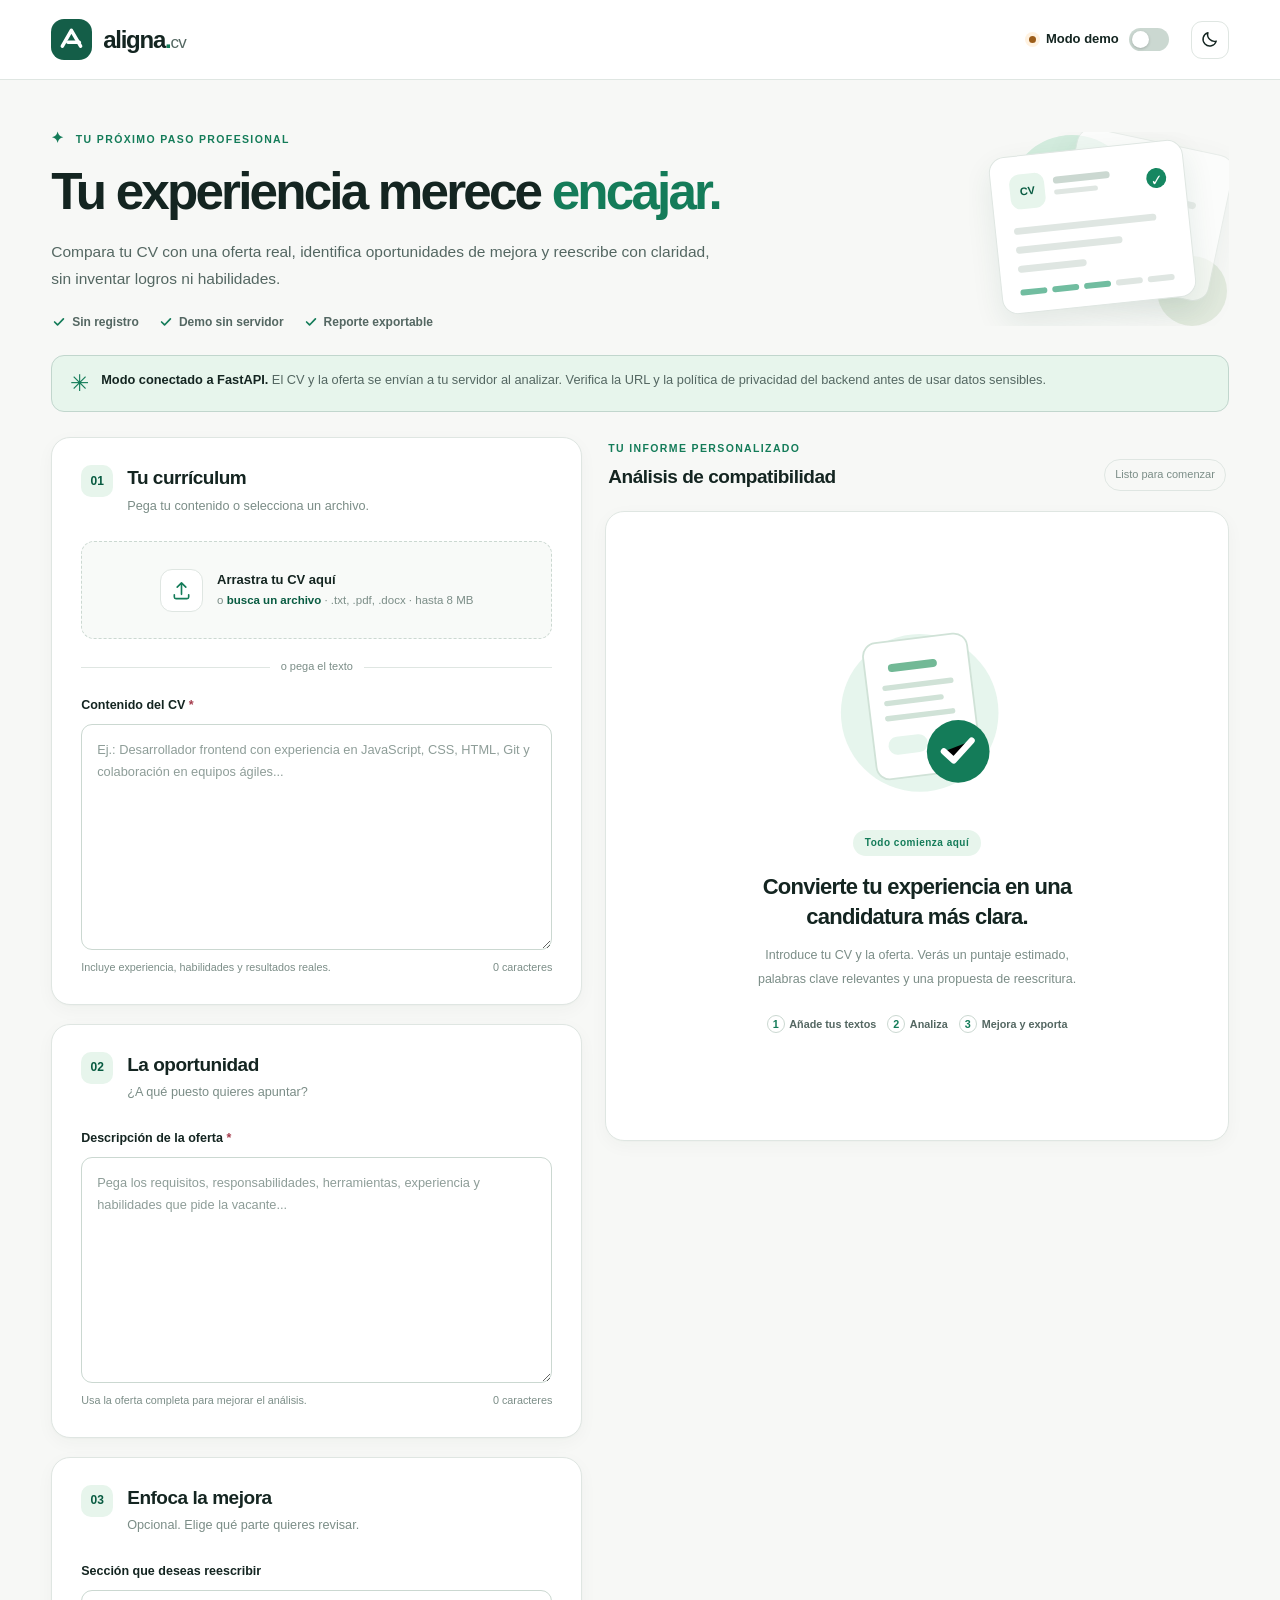
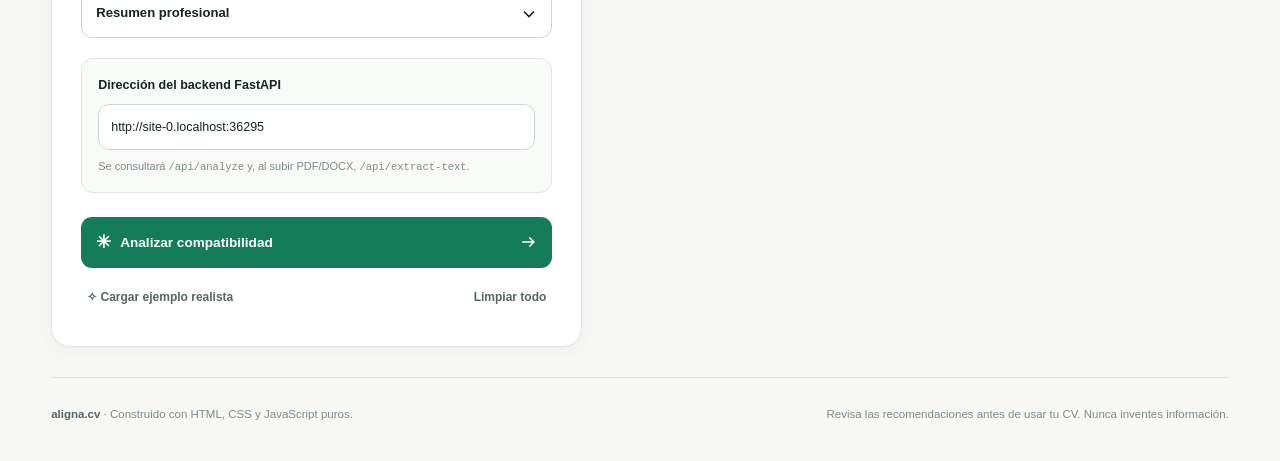
<file: public/index.html>
<!doctype html>
<html lang="es">
<head>
  <meta charset="utf-8">
  <meta name="viewport" content="width=device-width, initial-scale=1">
  <meta name="color-scheme" content="light dark">
  <meta name="description" content="Aligna CV: analiza la afinidad de tu currículum con una oferta laboral y mejora su presentación sin inventar experiencia.">
  <title>Aligna CV | Tu trayectoria, mejor presentada</title>
  <link rel="stylesheet" href="styles.css">
  <!-- Scripts clásicos con namespaces aislados: también funcionan al abrir index.html mediante file://. -->
  <script src="api.js" defer></script>
  <script src="app.js" defer></script>
</head>
<body>
  <a class="skip-link" href="#main">Saltar al contenido principal</a>
  <header class="site-header">
    <div class="shell header-inner">
      <a href="#main" class="brand" aria-label="Aligna CV, inicio">
        <span class="brand-mark" aria-hidden="true">
          <svg viewBox="0 0 44 44" fill="none"><path d="M9 31.5 21.8 9l13.1 22.5" stroke="currentColor" stroke-width="5" stroke-linecap="round" stroke-linejoin="round"/><path d="M17 26h16" stroke="currentColor" stroke-width="5" stroke-linecap="round"/></svg>
        </span>
        <span class="brand-name">aligna<span class="brand-dot">.</span><span class="brand-suffix">cv</span></span>
      </a>
      <div class="header-actions">
        <div class="mode-switch-wrap">
          <span class="mode-indicator" id="modeIndicator" aria-hidden="true"></span>
          <label class="switch-label" for="demoToggle">Modo demo</label>
          <label class="toggle" for="demoToggle"><input id="demoToggle" type="checkbox" checked role="switch" aria-label="Activar modo demo local"><span aria-hidden="true"></span></label>
        </div>
        <button type="button" class="icon-button" id="themeButton" aria-label="Cambiar tema" title="Cambiar tema">
          <svg viewBox="0 0 24 24" fill="none" stroke="currentColor" stroke-width="1.8" stroke-linecap="round" stroke-linejoin="round" aria-hidden="true"><path d="M20.5 14A8.5 8.5 0 0 1 10 3.5 8.5 8.5 0 1 0 20.5 14Z"/></svg>
        </button>
      </div>
    </div>
  </header>

  <main id="main" class="shell main-content">
    <section class="hero" aria-labelledby="pageTitle">
      <div class="hero-copy">
        <p class="eyebrow"><span class="tiny-star" aria-hidden="true">✦</span> TU PRÓXIMO PASO PROFESIONAL</p>
        <h1 id="pageTitle">Tu experiencia merece <em>encajar.</em></h1>
        <p class="hero-description">Compara tu CV con una oferta real, identifica oportunidades de mejora y reescribe con claridad, sin inventar logros ni habilidades.</p>
        <div class="hero-points" aria-label="Características">
          <span><svg viewBox="0 0 20 20" aria-hidden="true"><path d="m4.5 10 3.7 3.7L15.5 6"/></svg> Sin registro</span>
          <span><svg viewBox="0 0 20 20" aria-hidden="true"><path d="m4.5 10 3.7 3.7L15.5 6"/></svg> Demo sin servidor</span>
          <span><svg viewBox="0 0 20 20" aria-hidden="true"><path d="m4.5 10 3.7 3.7L15.5 6"/></svg> Reporte exportable</span>
        </div>
      </div>
      <div class="hero-aside" aria-hidden="true">
        <div class="floating-card floating-back"><span class="floating-topline"></span><span class="floating-line wide"></span><span class="floating-line"></span><span class="floating-line short"></span></div>
        <div class="floating-card floating-front"><div class="mini-row"><span class="mini-avatar">CV</span><span><span class="mini-title"></span><span class="mini-subtitle"></span></span><span class="mini-check">✓</span></div><span class="floating-line wide"></span><span class="floating-line"></span><span class="floating-line short"></span><div class="mini-bars"><span></span><span></span><span></span><span></span><span></span></div></div>
        <div class="orbit orbit-one"></div><div class="orbit orbit-two"></div>
      </div>
    </section>

    <div class="notice" id="privacyNotice" role="status">
      <span class="notice-icon" aria-hidden="true">✳</span>
      <p><strong id="noticeTitle">Demo 100 % local.</strong> <span id="noticeBody">Tus textos no salen del navegador. El puntaje es orientativo y se calcula con reglas transparentes, no con inteligencia artificial.</span></p>
    </div>

    <div class="workspace-grid">
      <section class="input-panel" aria-label="Preparar análisis">
        <form id="analyzeForm" novalidate>
          <section class="surface form-section" aria-labelledby="cvHeading">
            <div class="section-heading"><span class="step-number">01</span><div><h2 id="cvHeading">Tu currículum</h2><p>Pega tu contenido o selecciona un archivo.</p></div></div>
            <div class="dropzone" id="dropzone" tabindex="0" role="button" aria-label="Subir un archivo de currículum; acepta TXT, PDF o DOCX">
              <span class="upload-icon" aria-hidden="true"><svg viewBox="0 0 24 24" fill="none" stroke="currentColor" stroke-width="1.7" stroke-linecap="round" stroke-linejoin="round"><path d="M12 16V4m0 0L7.5 8.5M12 4l4.5 4.5"/><path d="M4.5 16.5v2.25A1.75 1.75 0 0 0 6.25 20.5h11.5a1.75 1.75 0 0 0 1.75-1.75V16.5"/></svg></span>
              <span><strong>Arrastra tu CV aquí</strong><small>o <span class="accent-text">busca un archivo</span> · .txt, .pdf, .docx · hasta 8 MB</small></span>
            </div>
            <input type="file" id="cvFile" accept=".txt,.pdf,.docx,text/plain,application/pdf,application/vnd.openxmlformats-officedocument.wordprocessingml.document" class="sr-only" aria-label="Seleccionar archivo de currículum">
            <div class="file-feedback" id="fileFeedback" aria-live="polite"></div>
            <div class="divider-with-text"><span>o pega el texto</span></div>
            <label class="field-label" for="cvText">Contenido del CV <span class="required-mark" aria-hidden="true">*</span></label>
            <textarea id="cvText" name="cv_text" rows="9" placeholder="Ej.: Desarrollador frontend con experiencia en JavaScript, CSS, HTML, Git y colaboración en equipos ágiles..." minlength="60" maxlength="60000" spellcheck="true" required></textarea>
            <div class="field-footer"><span>Incluye experiencia, habilidades y resultados reales.</span><output id="cvCount" for="cvText">0 caracteres</output></div>
          </section>

          <section class="surface form-section" aria-labelledby="jobHeading">
            <div class="section-heading"><span class="step-number">02</span><div><h2 id="jobHeading">La oportunidad</h2><p>¿A qué puesto quieres apuntar?</p></div></div>
            <label class="field-label" for="jobText">Descripción de la oferta <span class="required-mark" aria-hidden="true">*</span></label>
            <textarea id="jobText" name="job_description" rows="9" placeholder="Pega los requisitos, responsabilidades, herramientas, experiencia y habilidades que pide la vacante..." minlength="50" maxlength="60000" spellcheck="true" required></textarea>
            <div class="field-footer"><span>Usa la oferta completa para mejorar el análisis.</span><output id="jobCount" for="jobText">0 caracteres</output></div>
          </section>

          <section class="surface form-section preferences" aria-labelledby="personalizeHeading">
            <div class="section-heading"><span class="step-number">03</span><div><h2 id="personalizeHeading">Enfoca la mejora</h2><p>Opcional. Elige qué parte quieres revisar.</p></div></div>
            <label class="field-label" for="targetSection">Sección que deseas reescribir</label>
            <div class="select-wrap"><select id="targetSection" name="target_section"><option value="summary">Resumen profesional</option><option value="experience">Experiencia reciente</option><option value="skills">Habilidades y competencias</option></select><svg viewBox="0 0 20 20" fill="none" stroke="currentColor" stroke-width="1.6" aria-hidden="true"><path d="m5 7.5 5 5 5-5"/></svg></div>
            <div class="backend-config" id="backendConfig" hidden>
              <label class="field-label" for="backendUrl">Dirección del backend FastAPI</label>
              <input id="backendUrl" type="url" value="http://127.0.0.1:8000" placeholder="http://127.0.0.1:8000" inputmode="url" autocomplete="url">
              <p class="input-hint">Se consultará <code>/api/analyze</code> y, al subir PDF/DOCX, <code>/api/extract-text</code>.</p>
            </div>
            <p class="form-error" id="formError" role="alert" hidden></p>
            <button type="submit" class="button button-primary analyze-button" id="analyzeButton"><span class="button-icon" aria-hidden="true">✳</span><span>Analizar compatibilidad</span><svg viewBox="0 0 20 20" fill="none" stroke="currentColor" stroke-width="1.8" aria-hidden="true"><path d="M3.5 10h13m-5-5 5 5-5 5"/></svg></button>
            <div class="secondary-actions"><button class="button button-quiet" id="exampleButton" type="button">✧ Cargar ejemplo realista</button><button class="button button-quiet" id="clearButton" type="button">Limpiar todo</button></div>
          </section>
        </form>
      </section>

      <section class="results-panel" aria-labelledby="resultsHeading">
        <div class="results-heading"><div><p class="eyebrow">TU INFORME PERSONALIZADO</p><h2 id="resultsHeading">Análisis de compatibilidad</h2></div><span class="report-marker" id="reportStatus">Listo para comenzar</span></div>
        <div class="empty-state surface" id="emptyState">
          <svg class="empty-illustration" viewBox="0 0 230 205" role="img" aria-label="Ilustración de currículum y evaluación">
            <circle cx="118" cy="99" r="88" fill="var(--empty-orbit)"/><rect x="53" y="23" width="117" height="153" rx="15" transform="rotate(-7 53 23)" fill="var(--empty-paper)" stroke="var(--empty-stroke)" stroke-width="2"/><rect x="82" y="45" width="55" height="9" rx="4.5" transform="rotate(-7 82 45)" fill="var(--empty-accent)"/><rect x="76" y="69" width="80" height="6" rx="3" transform="rotate(-7 76 69)" fill="var(--empty-stroke)"/><rect x="78" y="86" width="67" height="6" rx="3" transform="rotate(-7 78 86)" fill="var(--empty-stroke)"/><rect x="79" y="103" width="79" height="6" rx="3" transform="rotate(-7 79 103)" fill="var(--empty-stroke)"/><rect x="82" y="127" width="44" height="20" rx="10" transform="rotate(-7 82 127)" fill="var(--empty-orbit)"/><circle cx="161" cy="142" r="35" fill="var(--green)"/><path d="m145 142 11 10 20-22" stroke="#fff" stroke-width="7" stroke-linecap="round" stroke-linejoin="round"/>
          </svg>
          <span class="empty-kicker">Todo comienza aquí</span><h3>Convierte tu experiencia en una candidatura más clara.</h3><p>Introduce tu CV y la oferta. Verás un puntaje estimado, palabras clave relevantes y una propuesta de reescritura.</p>
          <div class="empty-steps"><span><b>1</b> Añade tus textos</span><span><b>2</b> Analiza</span><span><b>3</b> Mejora y exporta</span></div>
        </div>
        <div class="loading-state surface" id="loadingState" hidden role="status" aria-live="polite">
          <div class="loading-head"><span class="spinner" aria-hidden="true"></span><div><strong id="loadingTitle">Analizando compatibilidad...</strong><p>Revisando los requisitos y el contenido de tu CV.</p></div></div>
          <div class="skeleton skeleton-lg"></div><div class="skeleton skeleton-md"></div><div class="skeleton skeleton-sm"></div><div class="skeleton-row"><div class="skeleton"></div><div class="skeleton"></div></div><div class="skeleton skeleton-lg"></div>
        </div>

        <div id="report" class="report" hidden>
          <article class="surface score-card" aria-labelledby="scoreHeading">
            <div class="report-topline"><span class="report-date" id="reportDate"></span><span class="source-tag" id="sourceTag">Demo local</span></div>
            <div class="score-layout"><div class="score-visual"><svg class="score-ring" viewBox="0 0 140 140" role="img" aria-label="Puntaje de compatibilidad"><circle class="score-track" cx="70" cy="70" r="57"/><circle id="scoreProgress" class="score-progress" cx="70" cy="70" r="57"/></svg><div class="score-center"><span id="scoreValue">0</span><span class="score-max">/ 100</span></div></div><div class="score-copy"><p class="eyebrow" id="scoreHeading">COMPATIBILIDAD ESTIMADA</p><h3 id="scoreLabel">Por evaluar</h3><p id="summaryText"></p></div></div>
            <div class="metric-grid"><div class="mini-metric"><div><span>Técnicas</span><strong id="technicalScore">—</strong></div><div class="progress-track"><span id="technicalBar"></span></div></div><div class="mini-metric"><div><span>Blandas</span><strong id="softScore">—</strong></div><div class="progress-track"><span id="softBar"></span></div></div><div class="mini-metric"><div><span>Coincidencia textual</span><strong id="relevanceScore">—</strong></div><div class="progress-track"><span id="relevanceBar"></span></div></div></div>
            <p class="disclaimer" id="scoreDisclaimer">El puntaje es una orientación, no una predicción de selección laboral.</p>
          </article>

          <article class="surface result-section" aria-labelledby="keywordsHeading"><div class="result-section-header"><div><p class="eyebrow">01 / REQUISITOS</p><h3 id="keywordsHeading">Palabras clave de la vacante</h3><p>Lo que ya acreditas y lo que podrías revisar.</p></div><button type="button" class="button button-outline button-small" id="copyKeywordsButton">Copiar faltantes</button></div>
            <div class="keyword-grid"><div class="keyword-group"><div class="keyword-group-heading"><span class="type-bullet technical-bullet"></span><h4>Técnicas</h4><span class="keyword-total" id="technicalCount"></span></div><p class="keyword-label">Presentes en el CV</p><div class="chips" id="technicalMatched"></div><p class="keyword-label missing-label">Por revisar</p><div class="chips" id="technicalMissing"></div></div><div class="keyword-group"><div class="keyword-group-heading"><span class="type-bullet soft-bullet"></span><h4>Blandas</h4><span class="keyword-total" id="softCount"></span></div><p class="keyword-label">Presentes en el CV</p><div class="chips" id="softMatched"></div><p class="keyword-label missing-label">Por revisar</p><div class="chips" id="softMissing"></div></div></div>
            <p class="context-note">Una keyword ausente no implica que debas añadirla. Inclúyela solamente si refleja conocimientos o experiencias reales.</p>
          </article>

          <article class="surface result-section" aria-labelledby="improvementsHeading"><div class="result-section-header"><div><p class="eyebrow">02 / PLAN DE ACCIÓN</p><h3 id="improvementsHeading">Mejoras prioritarias</h3><p>Ajustes concretos que puedes realizar.</p></div></div><ol class="suggestion-list" id="suggestionList"></ol></article>

          <article class="surface result-section rewrite-card" aria-labelledby="rewriteHeading"><div class="result-section-header"><div><p class="eyebrow">03 / VERSIÓN PROPUESTA</p><h3 id="rewriteHeading">Antes y después</h3><p id="rewriteSectionLabel">Resumen profesional</p></div></div><div class="compare-grid"><div class="compare-panel"><div class="compare-title"><span class="compare-dot before-dot"></span><h4>Texto original</h4></div><div class="compare-text" id="beforeText"></div></div><div class="compare-panel improved-panel"><div class="compare-title"><span class="compare-dot after-dot"></span><h4>Versión mejorada</h4></div><div class="compare-text" id="afterText"></div></div></div><p class="rewrite-note" id="rewriteNote"></p><button type="button" class="button button-primary copy-improved" id="copyRewriteButton">Copiar texto mejorado <span aria-hidden="true">↗</span></button></article>

          <div class="export-card surface"><div><h3>Guarda tu análisis</h3><p>Descárgalo en Markdown o imprímelo como PDF.</p></div><div class="export-actions"><button type="button" class="button button-outline" id="exportMdButton">↓ Exportar .md</button><button type="button" class="button button-outline" id="printButton">↗ Imprimir / PDF</button></div></div>
        </div>
      </section>
    </div>
    <footer class="footer"><p><strong>aligna.cv</strong> · Construido con HTML, CSS y JavaScript puros.</p><p>Revisa las recomendaciones antes de usar tu CV. Nunca inventes información.</p></footer>
  </main>
  <div class="toast-stack" id="toastStack" aria-live="polite" aria-atomic="false"></div>
</body>
</html>
</file>
<file: public/styles.css>
/* Aligna CV | Sistema visual. Sin fuentes, frameworks ni recursos externos. */
:root {
  color-scheme: light;
  --bg: #f7f8f6;
  --surface: #fff;
  --surface-alt: #f8faf8;
  --ink: #142521;
  --ink-soft: #546762;
  --ink-muted: #7b8d87;
  --line: #dfe6e2;
  --line-strong: #cbd8d1;
  --green: #147c59;
  --green-dark: #085b41;
  --green-light: #e7f5ec;
  --blue: #365dae;
  --blue-soft: #e8eefc;
  --amber: #9c5d19;
  --amber-soft: #fff2e1;
  --rose: #a43a4b;
  --rose-soft: #ffecf0;
  --shadow: 0 5px 18px rgba(17, 44, 34, .035), 0 1px 2px rgba(17, 44, 34, .025);
  --radius: 19px;
  --focus: 0 0 0 4px rgba(20, 124, 89, .16);
  --empty-orbit: #e6f5ed;
  --empty-paper: #fff;
  --empty-stroke: #d0e2d7;
  --empty-accent: #72b996;
  --sans: Inter, ui-sans-serif, -apple-system, BlinkMacSystemFont, "Segoe UI", sans-serif;
}
:root[data-theme="dark"] {
  color-scheme: dark;
  --bg: #101c19;
  --surface: #182723;
  --surface-alt: #1d302a;
  --ink: #edf6f0;
  --ink-soft: #bbcec3;
  --ink-muted: #91aa9d;
  --line: #33463c;
  --line-strong: #496254;
  --green: #5cdaa0;
  --green-dark: #8bf0b8;
  --green-light: #193e2e;
  --blue: #a9bfff;
  --blue-soft: #243552;
  --amber: #ffca83;
  --amber-soft: #483422;
  --rose: #ffb5bd;
  --rose-soft: #492b35;
  --shadow: 0 9px 30px rgba(0, 0, 0, .12);
  --focus: 0 0 0 4px rgba(92, 218, 160, .2);
  --empty-orbit: #244334;
  --empty-paper: #263d32;
  --empty-stroke: #436454;
  --empty-accent: #69b28b;
}
*, *::before, *::after { box-sizing: border-box; }
html { scroll-behavior: smooth; }
body { margin: 0; background: var(--bg); color: var(--ink); font: 15px/1.6 var(--sans); -webkit-font-smoothing: antialiased; }
button, input, select, textarea { font: inherit; }
button { cursor: pointer; }
button:disabled { cursor: not-allowed; opacity: .62; }
a { color: inherit; }
svg { display: block; }
[hidden] { display: none !important; }
:focus-visible { outline: none; box-shadow: var(--focus); }
.sr-only { position: absolute !important; width: 1px; height: 1px; padding: 0; margin: -1px; overflow: hidden; clip: rect(0,0,0,0); white-space: nowrap; border: 0; }
.skip-link { position: absolute; z-index: 100; top: -60px; left: 12px; padding: 8px 15px; border-radius: 10px; background: var(--surface); }
.skip-link:focus { top: 12px; }
.shell { max-width: 1290px; padding-inline: clamp(18px, 4vw, 55px); margin-inline: auto; }
.site-header { background: var(--surface); border-bottom: 1px solid var(--line); }
.header-inner { min-height: 79px; display: flex; justify-content: space-between; align-items: center; gap: 20px; }
.brand { display: inline-flex; align-items: center; gap: 11px; text-decoration: none; }
.brand-mark { display: grid; place-items: center; width: 41px; height: 41px; border-radius: 13px; background: #145e48; color: white; }
.brand-mark svg { width: 31px; height: 31px; }
.brand-name { font-size: 24px; font-weight: 800; letter-spacing: -1.25px; line-height: 1; }
.brand-dot { color: var(--green); }
.brand-suffix { font-weight: 500; color: var(--ink-soft); font-size: 17px; letter-spacing: -.7px; }
.header-actions, .mode-switch-wrap { display: flex; align-items: center; }
.header-actions { gap: 22px; }
.mode-switch-wrap { gap: 10px; font-size: 13px; font-weight: 700; }
.mode-indicator { height: 7px; width: 7px; border-radius: 50%; background: var(--green); box-shadow: 0 0 0 4px var(--green-light); }
.mode-indicator.server { background: var(--amber); box-shadow: 0 0 0 4px var(--amber-soft); }
.toggle { position: relative; display: inline-flex; cursor: pointer; width: 40px; height: 23px; }
.toggle input { position: absolute; opacity: 0; width: 100%; height: 100%; cursor: pointer; margin: 0; }
.toggle span { width: 100%; background: var(--line-strong); border-radius: 25px; transition: background .2s; }
.toggle span::before { content: ''; position: absolute; width: 17px; height: 17px; background: white; top: 3px; left: 3px; border-radius: 50%; box-shadow: 0 1px 3px rgba(0,0,0,.2); transition: transform .2s; }
.toggle input:checked + span { background: #147c59; }
.toggle input:checked + span::before { transform: translateX(17px); }
.toggle input:focus-visible + span { box-shadow: var(--focus); }
.icon-button { display: grid; place-items: center; height: 38px; width: 38px; border-radius: 11px; border: 1px solid var(--line); color: var(--ink); background: var(--surface); }
.icon-button svg { width: 19px; height: 19px; }
.icon-button:hover { background: var(--surface-alt); }
.main-content { padding-top: 46px; }
.hero { display: flex; justify-content: space-between; align-items: center; gap: 25px; min-height: 205px; margin-bottom: 23px; }
.hero-copy { max-width: 765px; }
.eyebrow { color: var(--green); font-size: 10.5px; font-weight: 800; letter-spacing: .13em; margin: 0 0 13px; }
.tiny-star { font-size: 15px; margin-right: 6px; }
h1, h2, h3, h4, p { margin-top: 0; }
h1 { font-size: clamp(33px, 4vw, 53px); font-weight: 790; line-height: 1.12; letter-spacing: -.055em; margin: 0 0 18px; }
h1 em { color: var(--green); font-style: normal; }
.hero-description { font-size: 15.5px; color: var(--ink-soft); max-width: 680px; line-height: 1.75; margin: 0; }
.hero-points { margin-top: 20px; display: flex; flex-wrap: wrap; gap: 10px 19px; }
.hero-points span { display: flex; align-items: center; gap: 5px; font-size: 12px; color: var(--ink-soft); font-weight: 600; }
.hero-points svg { width: 16px; height: 16px; fill: none; stroke: var(--green); stroke-width: 2.1; stroke-linecap: round; stroke-linejoin: round; }
.hero-aside { flex: 0 0 260px; height: 194px; position: relative; overflow: hidden; }
.floating-card { background: var(--surface); border: 1px solid var(--line); box-shadow: 0 12px 30px rgba(23, 76, 50, .09); border-radius: 16px; padding: 18px; position: absolute; }
.floating-back { width: 160px; height: 149px; top: 8px; right: 6px; transform: rotate(12deg); opacity: .62; }
.floating-front { width: 195px; height: 158px; top: 16px; right: 39px; transform: rotate(-6deg); }
.floating-topline, .floating-line { display: block; border-radius: 20px; height: 7px; width: 68%; background: var(--line); margin: 0 0 12px; }
.floating-topline { background: var(--green); width: 36%; height: 10px; margin-bottom: 23px; }
.floating-line.wide { width: 91%; }
.floating-line.short { width: 44%; }
.mini-row { display: flex; align-items: center; gap: 9px; margin-bottom: 18px; }
.mini-avatar { display: grid; place-items: center; width: 35px; height: 35px; background: var(--green-light); border-radius: 10px; color: var(--green-dark); font-weight: 800; font-size: 11px; }
.mini-row > span:nth-child(2) { flex: 1; }
.mini-title, .mini-subtitle { display: block; width: 57px; height: 7px; border-radius: 8px; background: var(--line-strong); margin-bottom: 6px; }
.mini-subtitle { width: 44px; height: 5px; background: var(--line); }
.mini-check { color: #fff; background: #168761; border-radius: 50%; display: grid; place-items: center; width: 20px; height: 20px; }
.mini-bars { display: flex; gap: 5px; margin-top: 17px; }
.mini-bars span { width: 27px; height: 6px; background: #71bda0; border-radius: 4px; }
.mini-bars span:nth-child(4), .mini-bars span:nth-child(5) { background: var(--line); }
.orbit { position: absolute; z-index: -1; border-radius: 50%; background: #d3ecde; }
.orbit-one { width: 128px; height: 128px; top: 3px; right: 93px; }
.orbit-two { width: 70px; height: 70px; right: 2px; bottom: 0; background: #e2eade; }
.notice { display: flex; gap: 12px; align-items: start; background: var(--green-light); border: 1px solid color-mix(in srgb, var(--green) 15%, var(--line)); border-radius: 13px; margin-bottom: 25px; padding: 14px 18px; }
.notice-icon { line-height: 1.2; color: var(--green); font-size: 23px; }
.notice p { color: var(--ink-soft); font-size: 12.8px; margin: 0; }
.notice strong { color: var(--ink); }
.workspace-grid { display: grid; grid-template-columns: minmax(0, .92fr) minmax(0, 1.08fr); gap: 23px; align-items: start; }
.input-panel, .results-panel, .report { min-width: 0; }
.input-panel form { display: grid; gap: 19px; }
.surface { background: var(--surface); border: 1px solid var(--line); box-shadow: var(--shadow); border-radius: var(--radius); }
.form-section { padding: 27px 29px 28px; }
.section-heading { display: flex; gap: 14px; align-items: start; margin-bottom: 25px; }
.step-number { width: 32px; height: 32px; flex: 0 0 32px; display: grid; place-items: center; background: var(--green-light); border-radius: 10px; font-size: 12px; font-weight: 800; color: var(--green-dark); }
.section-heading h2 { font-size: 19px; line-height: 1.4; letter-spacing: -.025em; margin-bottom: 4px; }
.section-heading p { font-size: 12.7px; color: var(--ink-muted); margin: 0; }
.dropzone { min-height: 98px; display: flex; align-items: center; justify-content: center; text-align: left; gap: 14px; border: 1.5px dashed var(--line-strong); background: var(--surface-alt); border-radius: 13px; padding: 16px; cursor: pointer; transition: border .2s, background .2s; }
.dropzone:hover, .dropzone.drag-over { background: var(--green-light); border-color: var(--green); }
.dropzone .upload-icon { flex: 0 0 43px; height: 43px; display: grid; place-items: center; background: var(--surface); border: 1px solid var(--line); color: var(--green); border-radius: 12px; }
.dropzone .upload-icon svg { width: 23px; height: 23px; }
.dropzone strong, .dropzone small { display: block; }
.dropzone strong { color: var(--ink); font-size: 13px; }
.dropzone small { color: var(--ink-muted); font-size: 11.5px; line-height: 1.8; }
.accent-text { color: var(--green-dark); font-weight: 800; }
.file-feedback { color: var(--green-dark); font-size: 11.6px; font-weight: 600; margin-top: 8px; }
.file-feedback:empty { display: none; }
.divider-with-text { display: flex; gap: 11px; align-items: center; margin: 19px 0; color: var(--ink-muted); font-size: 11px; }
.divider-with-text::before, .divider-with-text::after { content: ''; flex: 1; height: 1px; background: var(--line); }
.field-label { display: block; font-size: 12.5px; font-weight: 750; margin-bottom: 9px; }
.required-mark { color: var(--rose); }
textarea, select, input[type="url"] { display: block; width: 100%; border: 1px solid var(--line-strong); background: var(--surface); color: var(--ink); border-radius: 11px; outline: none; transition: border-color .2s, box-shadow .2s; }
textarea { padding: 14px 15px; resize: vertical; min-height: 158px; line-height: 1.7; font-size: 12.8px; }
textarea::placeholder, input::placeholder { color: var(--ink-muted); opacity: .85; }
textarea:focus, select:focus, input[type="url"]:focus { border-color: var(--green); box-shadow: var(--focus); }
textarea[aria-invalid="true"] { border-color: var(--rose); }
.field-footer { display: flex; gap: 12px; justify-content: space-between; align-items: start; margin-top: 9px; color: var(--ink-muted); font-size: 10.8px; }
.field-footer output { white-space: nowrap; font-variant-numeric: tabular-nums; }
.select-wrap { position: relative; }
.select-wrap select { appearance: none; height: 48px; padding: 0 42px 0 14px; font-size: 13.1px; font-weight: 600; }
.select-wrap svg { pointer-events: none; width: 20px; height: 20px; position: absolute; top: 14px; right: 13px; }
.backend-config { margin-top: 20px; padding: 16px; background: var(--surface-alt); border: 1px solid var(--line); border-radius: 12px; }
.backend-config input { padding: 12px; font-size: 12.5px; }
.input-hint { font-size: 11px; color: var(--ink-muted); margin: 8px 0 0; }
.input-hint code { font-size: 10.5px; }
.form-error { background: var(--rose-soft); border-radius: 10px; padding: 11px 13px; color: var(--rose); font-size: 12px; margin: 15px 0 0; font-weight: 600; }
.button { display: inline-flex; align-items: center; justify-content: center; gap: 9px; border: 1px solid transparent; border-radius: 11px; font-size: 12.8px; font-weight: 750; min-height: 42px; padding: 10px 15px; text-decoration: none; transition: transform .14s, background .14s, border-color .14s; }
.button:active:not(:disabled) { transform: translateY(1px); }
.button-primary { color: white; background: #147c59; }
.button-primary:hover:not(:disabled) { background: #085b41; }
.analyze-button { margin-top: 24px; width: 100%; padding: 14px; min-height: 51px; font-size: 13.6px; }
.analyze-button svg { height: 18px; width: 18px; margin-left: auto; }
.button-icon { font-size: 18px; line-height: 0; }
.button-quiet { color: var(--ink-soft); background: transparent; padding-inline: 5px; font-size: 12px; }
.button-quiet:hover { color: var(--green); }
.secondary-actions { display: flex; align-items: center; justify-content: space-between; margin-top: 8px; gap: 8px; flex-wrap: wrap; }
.results-heading { display: flex; align-items: end; justify-content: space-between; gap: 12px; padding: 3px 3px 20px; }
.results-heading h2 { margin: 0; font-size: 19px; letter-spacing: -.025em; line-height: 1.4; }
.results-heading .eyebrow { margin-bottom: 7px; }
.report-marker { border: 1px solid var(--line); color: var(--ink-muted); font-size: 11px; border-radius: 30px; padding: 6px 10px; white-space: nowrap; }
.empty-state { padding: 48px 31px 44px; text-align: center; min-height: 630px; display: flex; flex-direction: column; align-items: center; justify-content: center; }
.empty-illustration { width: 206px; height: 186px; margin-bottom: 21px; }
.empty-kicker { display: inline-block; font-size: 10px; color: var(--green); background: var(--green-light); padding: 5px 12px; border-radius: 50px; font-weight: 800; letter-spacing: .05em; margin-bottom: 16px; }
.empty-state h3 { max-width: 320px; font-size: 22px; font-weight: 760; letter-spacing: -.035em; line-height: 1.36; margin-bottom: 13px; }
.empty-state p { max-width: 340px; font-size: 12.5px; color: var(--ink-muted); line-height: 1.85; margin-bottom: 24px; }
.empty-steps { display: flex; gap: 11px; flex-wrap: wrap; justify-content: center; }
.empty-steps span { white-space: nowrap; color: var(--ink-soft); font-size: 10.8px; font-weight: 650; }
.empty-steps b { display: inline-grid; place-items: center; width: 18px; height: 18px; border: 1px solid var(--line-strong); border-radius: 50%; color: var(--green); margin-right: 2px; }
.loading-state { padding: 29px; min-height: 470px; }
.loading-head { display: flex; align-items: center; gap: 13px; margin-bottom: 32px; }
.loading-head strong { font-size: 14px; }
.loading-head p { margin: 1px 0 0; color: var(--ink-muted); font-size: 12px; }
.spinner { width: 30px; height: 30px; border-radius: 50%; border: 3px solid var(--line); border-top-color: var(--green); animation: spin .8s linear infinite; }
@keyframes spin { to { transform: rotate(360deg); } }
.skeleton { background: linear-gradient(95deg, var(--surface-alt) 25%, var(--line) 48%, var(--surface-alt) 72%); background-size: 210% 100%; animation: shimmer 1.7s linear infinite; border-radius: 11px; height: 22px; margin-bottom: 15px; }
@keyframes shimmer { to { background-position: -200% 0; } }
.skeleton-lg { width: 100%; height: 130px; }.skeleton-md { width: 82%; height: 15px; }.skeleton-sm { width: 56%; height: 15px; }.skeleton-row { display: flex; gap: 13px; }.skeleton-row .skeleton { flex: 1; height: 75px; }
.report { display: grid; gap: 17px; }
.score-card { padding: 24px 27px 23px; }
.report-topline { display: flex; justify-content: space-between; gap: 15px; align-items: center; margin-bottom: 20px; }
.report-date { color: var(--ink-muted); font-size: 11px; }
.source-tag { font-size: 10px; font-weight: 800; background: var(--green-light); color: var(--green-dark); border-radius: 50px; padding: 5px 11px; }
.score-layout { display: grid; grid-template-columns: 148px minmax(0,1fr); gap: 17px; align-items: center; }
.score-visual { position: relative; width: 148px; height: 148px; }
.score-ring { width: 148px; height: 148px; transform: rotate(-90deg); }
.score-track, .score-progress { fill: none; stroke-width: 11; }
.score-track { stroke: var(--line); }
.score-progress { stroke: #147c59; stroke-linecap: round; stroke-dasharray: 358.142; stroke-dashoffset: 358.142; transition: stroke-dashoffset .7s ease, stroke .3s; }
.score-progress.mid { stroke: #c38c38; }.score-progress.low { stroke: #cc6873; }
.score-center { position: absolute; inset: 0; display: flex; justify-content: center; align-items: baseline; padding-top: 48px; gap: 2px; }
.score-center #scoreValue { font-size: 39px; font-weight: 850; letter-spacing: -.065em; line-height: 1; font-variant-numeric: tabular-nums; }
.score-max { font-size: 11px; font-weight: 700; color: var(--ink-muted); }
.score-copy .eyebrow { margin-bottom: 6px; font-size: 10px; }
.score-copy h3 { font-size: 23px; letter-spacing: -.04em; margin: 0 0 8px; line-height: 1.2; }
.score-copy p:last-child { color: var(--ink-soft); font-size: 12.2px; line-height: 1.75; margin: 0; }
.metric-grid { display: grid; grid-template-columns: repeat(3, 1fr); gap: 15px; padding-top: 20px; margin-top: 20px; border-top: 1px solid var(--line); }
.mini-metric { min-width: 0; }
.mini-metric > div:first-child { display: flex; justify-content: space-between; gap: 5px; align-items: center; margin-bottom: 10px; }
.mini-metric span { font-size: 10.4px; color: var(--ink-muted); }
.mini-metric strong { color: var(--ink); font-size: 11px; font-variant-numeric: tabular-nums; }
.progress-track { width: 100%; height: 6px; background: var(--line); overflow: hidden; border-radius: 99px; }
.progress-track > span { display: block; width: 0; height: 100%; background: #147c59; border-radius: inherit; transition: width .5s ease; }
.disclaimer { font-size: 10.5px; color: var(--ink-muted); margin: 15px 0 0; }
.result-section { padding: 27px; }
.result-section-header { display: flex; justify-content: space-between; align-items: center; gap: 15px; margin-bottom: 19px; }
.result-section-header .eyebrow { margin-bottom: 5px; }
.result-section-header h3 { font-size: 18px; letter-spacing: -.028em; margin: 0 0 4px; }
.result-section-header p:not(.eyebrow) { color: var(--ink-muted); font-size: 11.5px; margin: 0; }
.button-outline { background: var(--surface); border-color: var(--line-strong); color: var(--ink); }
.button-outline:hover:not(:disabled) { border-color: var(--green); background: var(--surface-alt); }
.button-small { font-size: 10.9px; min-height: 33px; padding: 6px 11px; white-space: nowrap; }
.keyword-grid { display: grid; grid-template-columns: repeat(2, minmax(0,1fr)); gap: 12px; }
.keyword-group { min-width: 0; border: 1px solid var(--line); background: var(--surface-alt); border-radius: 13px; padding: 17px 14px; }
.keyword-group-heading { display: flex; align-items: center; gap: 7px; margin-bottom: 16px; }
.keyword-group-heading h4 { font-size: 13px; line-height: 1.3; margin: 0; }
.keyword-total { font-size: 10px; color: var(--ink-muted); margin-left: auto; }
.type-bullet { width: 9px; height: 9px; border-radius: 3px; flex: 0 0 9px; }
.technical-bullet { background: #4475df; }.soft-bullet { background: #ce9e55; }
.keyword-label { font-size: 10px; font-weight: 800; color: var(--ink-muted); margin-bottom: 9px; }
.keyword-label.missing-label { margin-top: 16px; }
.chips { display: flex; flex-wrap: wrap; gap: 6px; min-height: 22px; }
.chip { display: inline-block; padding: 5px 8px; font-size: 10.3px; line-height: 1.3; border-radius: 6px; font-weight: 650; max-width: 100%; overflow-wrap: anywhere; }
.chip-present { background: var(--green-light); color: var(--green-dark); }
.chip-tech-missing { background: var(--blue-soft); color: var(--blue); }
.chip-soft-missing { background: var(--amber-soft); color: var(--amber); }
.chip-empty { color: var(--ink-muted); background: var(--surface); font-style: italic; font-weight: 400; }
.context-note { margin: 17px 0 0; font-size: 10.8px; color: var(--ink-muted); line-height: 1.7; }
.suggestion-list { list-style: none; padding: 0; margin: 0; display: grid; gap: 9px; counter-reset: suggestions; }
.suggestion-list li { display: grid; grid-template-columns: auto minmax(0,1fr); gap: 12px; background: var(--surface-alt); border: 1px solid var(--line); border-radius: 11px; padding: 14px; }
.suggestion-number { color: var(--green); font-size: 11px; font-weight: 850; padding-top: 1px; }
.suggestion-title-row { display: flex; justify-content: space-between; align-items: flex-start; gap: 10px; }
.suggestion-title-row h4 { margin: 0; font-size: 12.5px; line-height: 1.5; }
.suggestion-list li p { font-size: 11.5px; line-height: 1.7; color: var(--ink-soft); margin: 5px 0 0; }
.impact-tag { flex: 0 0 auto; white-space: nowrap; border-radius: 6px; padding: 3px 7px; font-size: 9.7px; font-weight: 800; background: var(--green-light); color: var(--green-dark); }
.impact-tag.high { background: var(--rose-soft); color: var(--rose); }.impact-tag.medium { background: var(--amber-soft); color: var(--amber); }
.compare-grid { display: grid; grid-template-columns: minmax(0,1fr) minmax(0,1fr); gap: 12px; }
.compare-panel { border: 1px solid var(--line); border-radius: 12px; padding: 15px; min-width: 0; background: var(--surface-alt); }
.improved-panel { border-color: color-mix(in srgb, var(--green) 35%, var(--line)); background: var(--green-light); }
.compare-title { display: flex; align-items: center; gap: 7px; margin-bottom: 13px; }
.compare-title h4 { font-size: 11.5px; margin: 0; }
.compare-dot { width: 7px; height: 7px; border-radius: 50%; }.before-dot { background: var(--ink-muted); }.after-dot { background: var(--green); }
.compare-text { font-size: 11.4px; line-height: 1.75; color: var(--ink-soft); white-space: pre-wrap; overflow-wrap: anywhere; max-height: 400px; overflow: auto; }
.improved-panel .compare-text { color: var(--ink); }
.rewrite-note { font-size: 10.8px; color: var(--ink-muted); margin: 14px 0; line-height: 1.7; }
.copy-improved { width: 100%; min-height: 42px; }.copy-improved span { margin-left: auto; font-size: 18px; }
.export-card { padding: 22px 25px; display: flex; align-items: center; justify-content: space-between; gap: 15px; flex-wrap: wrap; }
.export-card h3 { font-size: 15px; margin: 0 0 3px; }.export-card p { color: var(--ink-muted); font-size: 11.5px; margin: 0; }.export-actions { display: flex; gap: 8px; flex-wrap: wrap; }.export-actions .button { font-size: 11px; }
.footer { display: flex; justify-content: space-between; gap: 20px; flex-wrap: wrap; border-top: 1px solid var(--line); padding: 27px 0 38px; margin-top: 30px; }
.footer p { font-size: 11.5px; color: var(--ink-muted); margin: 0; }
.footer strong { color: var(--ink-soft); }
.toast-stack { position: fixed; z-index: 1000; right: 20px; bottom: 20px; display: grid; gap: 10px; width: min(370px, calc(100vw - 40px)); pointer-events: none; }
.toast { background: var(--ink); color: var(--bg); padding: 13px 16px; border-radius: 12px; box-shadow: 0 10px 30px rgba(0,0,0,.2); font-size: 12.3px; font-weight: 700; animation: toast-in .2s ease both; }
.toast.error { background: #9b3848; color: white; }
@keyframes toast-in { from { opacity: 0; transform: translateY(10px); } to { opacity: 1; transform: translateY(0); } }
@media (min-width: 1100px) { .results-panel { position: sticky; top: 16px; align-self: start; } }
@media (max-width: 1050px) { .workspace-grid { grid-template-columns: minmax(0,1fr) minmax(0,1fr); gap: 16px; }.hero-aside { flex-basis: 200px; }.form-section, .result-section, .score-card { padding: 21px; }.score-layout { grid-template-columns: 120px minmax(0,1fr); gap: 9px; }.score-ring, .score-visual { width: 120px; height: 120px; }.score-center { padding-top: 39px; }.score-center #scoreValue { font-size: 33px; }.metric-grid { gap: 7px; }.keyword-grid, .compare-grid { grid-template-columns: 1fr; } }
@media (max-width: 760px) { .main-content { padding-top: 27px; }.header-inner { min-height: 65px; }.header-actions { gap: 12px; }.hero { min-height: auto; margin-bottom: 23px; }.hero-aside { display: none; }.hero h1 { font-size: clamp(34px, 7vw, 45px); }.hero-description { font-size: 13px; }.workspace-grid { grid-template-columns: 1fr; }.form-section { padding: 22px; }.results-heading { padding-top: 11px; }.empty-state { min-height: 390px; padding: 35px 22px; }.keyword-grid, .compare-grid { grid-template-columns: repeat(2, minmax(0,1fr)); }.score-layout { grid-template-columns: 145px minmax(0,1fr); }.score-ring, .score-visual { width: 145px; height: 145px; }.score-center { padding-top: 46px; }.score-center #scoreValue { font-size: 39px; } }
@media (max-width: 480px) { .shell { padding-inline: 16px; }.brand-name { font-size: 20px; }.brand-suffix { font-size: 15px; }.brand-mark { width: 34px; height: 34px; }.brand-mark svg { width: 26px; height: 26px; }.mode-switch-wrap { font-size: 11px; }.header-actions { gap: 8px; }.hero h1 { font-size: 36px; }.hero-points { gap: 8px 12px; }.hero-points span { font-size: 10px; }.notice { padding: 12px; }.form-section, .result-section, .score-card { padding: 18px; }.results-heading { align-items: start; }.results-heading h2 { font-size: 17px; }.results-heading .eyebrow { font-size: 9px; }.report-marker { font-size: 9px; padding: 5px 8px; }.score-layout { grid-template-columns: 108px minmax(0,1fr); gap: 8px; }.score-ring, .score-visual { width: 108px; height: 108px; }.score-center { padding-top: 35px; }.score-center #scoreValue { font-size: 30px; }.score-max { font-size: 9px; }.score-copy h3 { font-size: 18px; }.score-copy p:last-child { font-size: 11px; }.score-copy .eyebrow { font-size: 9px; }.metric-grid { gap: 7px; }.mini-metric span { font-size: 9px; }.mini-metric strong { font-size: 9.5px; }.keyword-grid, .compare-grid { grid-template-columns: 1fr; }.export-actions { width: 100%; }.export-actions .button { flex: 1; }.section-heading { margin-bottom: 19px; } }
@media (prefers-reduced-motion: reduce) { *, *::before, *::after { scroll-behavior: auto !important; transition: none !important; animation: none !important; } }
@page { size: A4; margin: 15mm; }
@media print { :root, :root[data-theme="dark"] { color-scheme: light; --ink: #142521; --ink-soft: #4c6056; --ink-muted: #5a6f63; --surface: #fff; --surface-alt: #f8faf8; --bg: #fff; --line: #dfe6e2; --green-light: #e7f5ec; --green: #147c59; --green-dark: #085b41; } body { background: white; color: #142521; } .site-header, .hero, .notice, .input-panel, .footer, .empty-state, .loading-state, .toast-stack, .results-heading .report-marker, .button, .export-card { display: none !important; } .shell { max-width: none; padding: 0; } .main-content { padding-top: 0; } .workspace-grid { display: block; } .results-panel { position: static !important; } .results-heading { padding-bottom: 16px; }.report { display: block !important; }.report > .surface { box-shadow: none; break-inside: avoid; margin-bottom: 14px; }.keyword-grid, .compare-grid { grid-template-columns: repeat(2, minmax(0,1fr)); } .compare-text { max-height: none; overflow: visible; }.score-progress { stroke: #147c59; } }
.file-feedback.error { color: var(--rose); }
</file>
